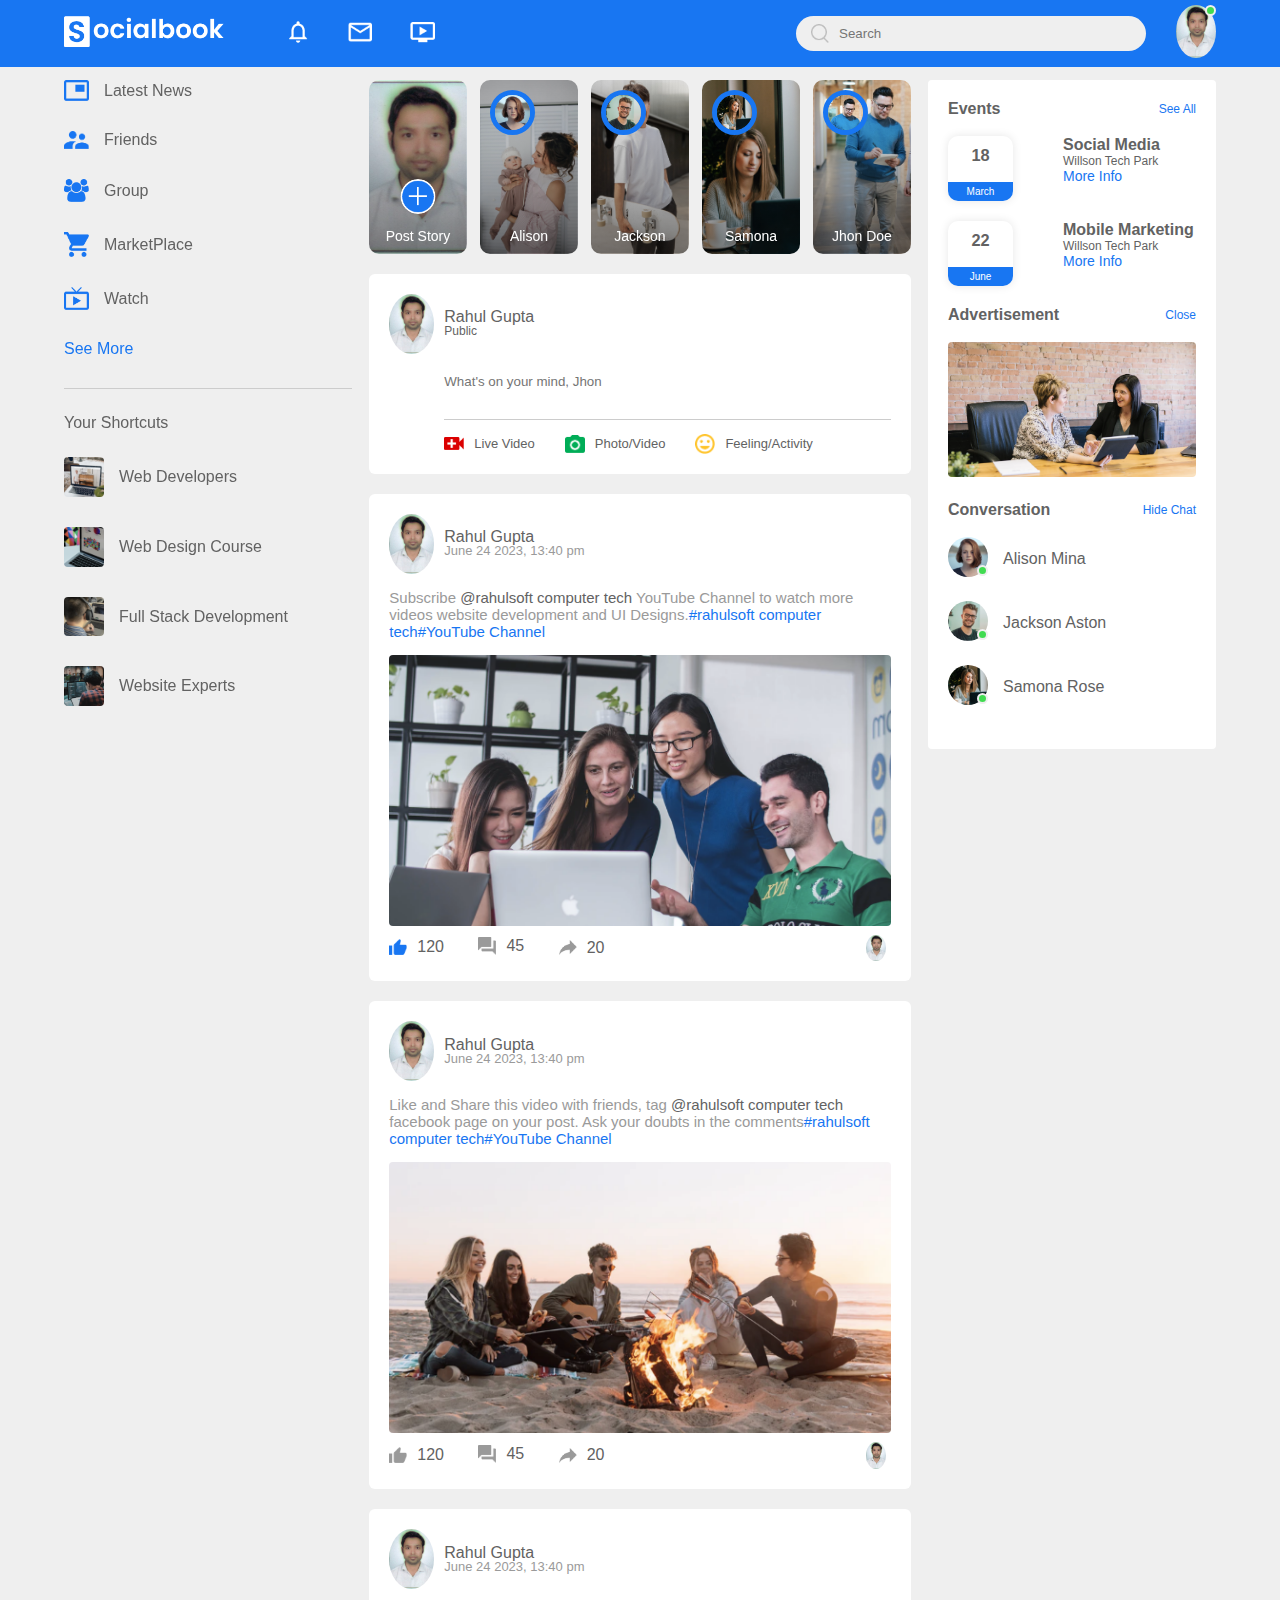
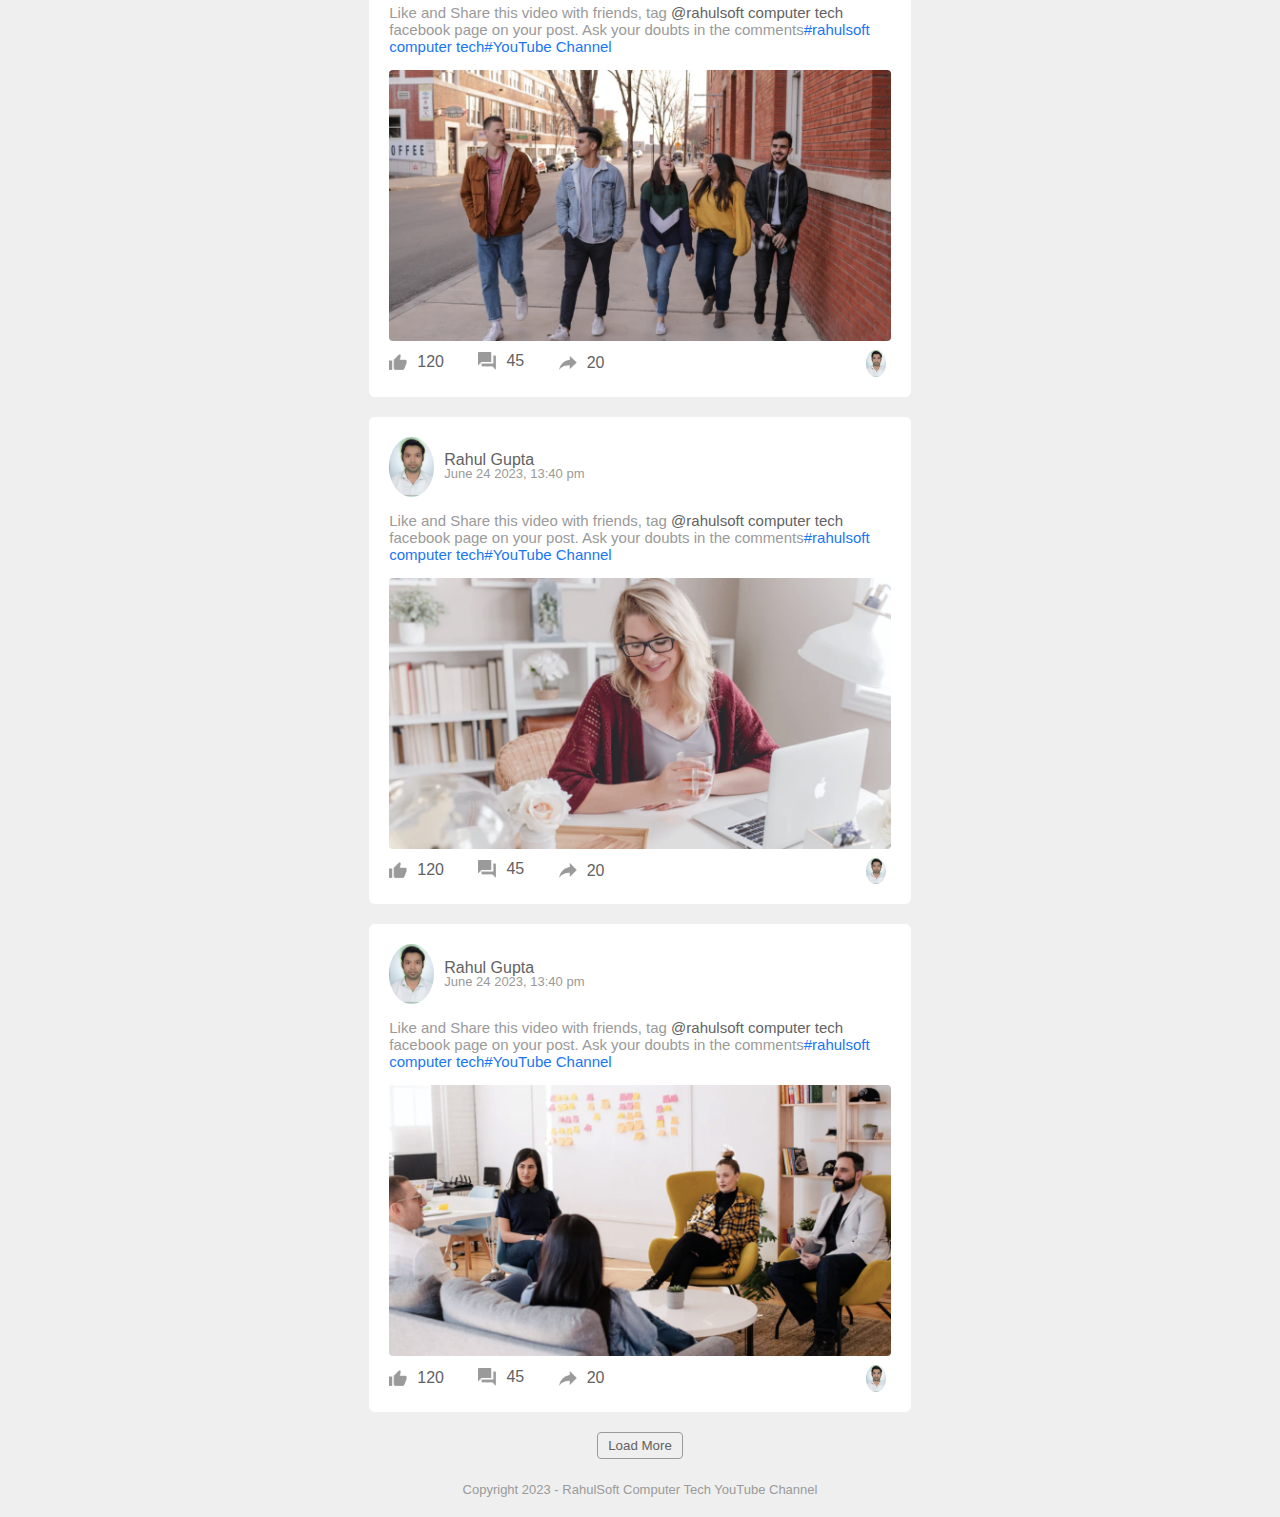
<file: index.html>
<!DOCTYPE html>
<html lang="en">
<head>
    <meta charset="UTF-8">
    <meta name="viewport" content="width=device-width, initial-scale=1.0">
    <title>Social Network - By RSOFT TECH</title>
    <link rel="stylesheet" href="style.css">
    <link rel="stylesheet" href="https://cdnjs.cloudflare.com/ajax/libs/font-awesome/6.5.1/css/all.min.css" integrity="sha512-DTOQO9RWCH3ppGqcWaEA1BIZOC6xxalwEsw9c2QQeAIftl+Vegovlnee1c9QX4TctnWMn13TZye+giMm8e2LwA==" crossorigin="anonymous" referrerpolicy="no-referrer" />
</head>
<body>
    <nav>
        <div class="nav-left">
            <a href="index.html">
             <img src="images/logo.png" class="logo">
           </a>
            <ul>
                <li><img src="images/notification.png"></li>
                <li><img src="images/inbox.png"></li>
                <li><img src="images/video.png"></li>
            </ul>
        </div>
        <div class="nav-right">
            <div class="search-box">
                <img src="images/search.png">
                <input type="text" placeholder="Search">
            </div>
            <div class="nav-user-icon online" onclick="settingsMenuToggle()">
                <img src="images/rg.jpg">
            </div>
        </div>
        <!-- settings menu --> 
        <div class="settings-menu">

            <div id="dark-btn">
                <span></span>
            </div>

            <div class="settings-menu-inner">
                <div class="user-profile">
                    <img src="images/rg.jpg">
                    <div>
                        <p>Rahul Gupta</p>
                        <a href="profile.html">See your profile</a>
                    </div>
                </div>
                <hr>
                <div class="user-profile">
                    <img src="images/feedback.png">
                    <div>
                        <p>Give Feedback</p>
                        <a href="#">Help us to improve the new design</a>
                    </div>
                </div>
                <hr>

                <div class="settings-links">
                    <img src="images/setting.png" class="settings-icon">
                    <a href="#">Settings & Privacy <img src="images/arrow.png" width="10px"></a>
                </div>
                <div class="settings-links">
                    <img src="images/help.png" class="settings-icon">
                    <a href="#">Helps & Support <img src="images/arrow.png" width="10px"></a>
                </div>
                <div class="settings-links">
                    <img src="images/display.png" class="settings-icon">
                    <a href="#">Display & Accessibility <img src="images/arrow.png" width="10px"></a>
                </div>
                <div class="settings-links">
                    <img src="images/logout.png" class="settings-icon">
                    <a href="#"> Logout <img src="images/arrow.png" width="10px"></a>
                </div>

            </div>
           
        </div>
    </nav>

    <div class="container">
        <!-- left sidebar -->
        <div class="left-sidebar">
            <div class="imp-links">
                <a href=""><img src="images/news.png">Latest News</a>
                <a href=""><img src="images/friends.png">Friends</a>
                <a href=""><img src="images/group.png">Group</a>
                <a href=""><img src="images/marketplace.png">MarketPlace</a>
                <a href=""><img src="images/watch.png">Watch</a>
                <a href="#">See More</a>
            </div>
            <div class="shortcut-links">
                <p>Your Shortcuts</p>
                <a href="#"><img src="images/shortcut-1.png">Web Developers</a>
                <a href="#"><img src="images/shortcut-2.png">Web Design Course</a>
                <a href="#"><img src="images/shortcut-3.png">Full Stack Development</a>
                <a href="#"><img src="images/shortcut-4.png">Website Experts</a>
            </div>
        </div>
        <!-- main sidebar -->
        <div class="main-content">
            <div class="story-gallery">
                <div class="story story1">
                    <img src="images/upload.png">
                    <p>Post Story</p>
                </div>
                <div class="story story2">
                    <img src="images/member-1.png">
                    <p>Alison</p>
                </div>
                <div class="story story3">
                    <img src="images/member-2.png">
                    <p>Jackson</p>
                </div>
                <div class="story story4">
                    <img src="images/member-3.png">
                    <p>Samona</p>
                </div>
                
                <div class="story story5">
                    <img src="images/member-4.png">
                    <p>Jhon Doe</p>
                </div>
            </div>


            <div class="write-post-container">
                <div class="user-profile">
                    <img src="images/rg.jpg">
                    <div>
                        <p>Rahul Gupta</p>
                        <small>Public <i class="fa fa-caret-down"></i></small>
                    </div>
                </div>
                <div class="post-input-container">
                    <textarea  rows="3" placeholder="What's on your mind, Jhon"></textarea>
                    <div class="add-post-links">
                        <a href=""><img src="images/live-video.png">Live Video</a>
                        <a href=""><img src="images/photo.png">Photo/Video</a>
                        <a href=""><img src="images/feeling.png">Feeling/Activity</a>
                    </div>
                </div>
            </div>

            <div class="post-container">
                <div class="post-row">
                    <div class="user-profile">
                        <img src="images/rg.jpg">
                        <div>
                            <p>Rahul Gupta</p>
                            <span>June 24 2023, 13:40 pm</span>
                        </div>
                    </div>
                    <a href="#"><i class="fa fa-ellipsis-v"></i></a>
                </div>
                
                <p class="post-text">Subscribe <span>@rahulsoft computer tech</span> YouTube Channel to watch more videos website development and UI Designs.<a href="#">#rahulsoft computer tech</a><a href="#">#YouTube Channel</a></p>
                <img src="images/feed-image-1.png" class="post-img">

                <div class="post-row">
                    <div class="activity-icons">
                        <div><img src="images/like-blue.png">120</div>
                        <div><img src="images/comments.png">45</div>
                        <div><img src="images/share.png">20</div>
                       
                    </div>
                    <div class="post-profile-icon">
                        <img src="images/rg.jpg"><i class="fa fa-caret-down"></i>
                    </div>
                </div>
            </div>

            <div class="post-container">
                <div class="post-row">
                    <div class="user-profile">
                        <img src="images/rg.jpg">
                        <div>
                            <p>Rahul Gupta</p>
                            <span>June 24 2023, 13:40 pm</span>
                        </div>
                    </div>
                    <a href="#"><i class="fa fa-ellipsis-v"></i></a>
                </div>
                
                <p class="post-text">Like and Share this video with friends, tag<span> @rahulsoft computer tech</span> facebook page on your post. Ask your doubts in the comments<a href="#">#rahulsoft computer tech</a><a href="#">#YouTube Channel</a></p>
                <img src="images/feed-image-2.png" class="post-img">

                <div class="post-row">
                    <div class="activity-icons">
                        <div><img src="images/like.png">120</div>
                        <div><img src="images/comments.png">45</div>
                        <div><img src="images/share.png">20</div>
                       
                    </div>
                    <div class="post-profile-icon">
                        <img src="images/rg.jpg"><i class="fa fa-caret-down"></i>
                    </div>
                </div>
            </div>
            <div class="post-container">
                <div class="post-row">
                    <div class="user-profile">
                        <img src="images/rg.jpg">
                        <div>
                            <p>Rahul Gupta</p>
                            <span>June 24 2023, 13:40 pm</span>
                        </div>
                    </div>
                    <a href="#"><i class="fa fa-ellipsis-v"></i></a>
                </div>
                
                <p class="post-text">Like and Share this video with friends, tag<span> @rahulsoft computer tech</span> facebook page on your post. Ask your doubts in the comments<a href="#">#rahulsoft computer tech</a><a href="#">#YouTube Channel</a></p>
                <img src="images/feed-image-3.png" class="post-img">

                <div class="post-row">
                    <div class="activity-icons">
                        <div><img src="images/like.png">120</div>
                        <div><img src="images/comments.png">45</div>
                        <div><img src="images/share.png">20</div>
                       
                    </div>
                    <div class="post-profile-icon">
                        <img src="images/rg.jpg"><i class="fa fa-caret-down"></i>
                    </div>
                </div>
            </div>
            <div class="post-container">
                <div class="post-row">
                    <div class="user-profile">
                        <img src="images/rg.jpg">
                        <div>
                            <p>Rahul Gupta</p>
                            <span>June 24 2023, 13:40 pm</span>
                        </div>
                    </div>
                    <a href="#"><i class="fa fa-ellipsis-v"></i></a>
                </div>
                
                <p class="post-text">Like and Share this video with friends, tag<span> @rahulsoft computer tech</span> facebook page on your post. Ask your doubts in the comments<a href="#">#rahulsoft computer tech</a><a href="#">#YouTube Channel</a></p>
                <img src="images/feed-image-4.png" class="post-img">

                <div class="post-row">
                    <div class="activity-icons">
                        <div><img src="images/like.png">120</div>
                        <div><img src="images/comments.png">45</div>
                        <div><img src="images/share.png">20</div>
                       
                    </div>
                    <div class="post-profile-icon">
                        <img src="images/rg.jpg"><i class="fa fa-caret-down"></i>
                    </div>
                </div>
            </div>
            <div class="post-container">
                <div class="post-row">
                    <div class="user-profile">
                        <img src="images/rg.jpg">
                        <div>
                            <p>Rahul Gupta</p>
                            <span>June 24 2023, 13:40 pm</span>
                        </div>
                    </div>
                    <a href="#"><i class="fa fa-ellipsis-v"></i></a>
                </div>
                
                <p class="post-text">Like and Share this video with friends, tag<span> @rahulsoft computer tech</span> facebook page on your post. Ask your doubts in the comments<a href="#">#rahulsoft computer tech</a><a href="#">#YouTube Channel</a></p>
                <img src="images/feed-image-5.png" class="post-img">

                <div class="post-row">
                    <div class="activity-icons">
                        <div><img src="images/like.png">120</div>
                        <div><img src="images/comments.png">45</div>
                        <div><img src="images/share.png">20</div>
                       
                    </div>
                    <div class="post-profile-icon">
                        <img src="images/rg.jpg"><i class="fa fa-caret-down"></i>
                    </div>
                </div>
            </div>

                <button type="button" class="load-more-btn">Load More</button>

        </div>
        <!-- right sidebar -->
        <div class="right-sidebar">
            <div class="sidebar-title">
                <h4>Events</h4>
                <a href="#">See All</a>
            </div>
            <div class="event">
                <div class="left-event">
                    <h3>18</h3>
                    <span>March</span>
                </div>
                <div class="right-event">
                    <h4>Social Media</h4>
                    <p><i class="fas fa-map-marker-alt"></i>Willson Tech Park</p>
                    <a href="#">More Info</a>
                </div>
            </div>
            <div class="event">
                <div class="left-event">
                    <h3>22</h3>
                    <span>June</span>
                </div>
                <div class="right-event">
                    <h4>Mobile Marketing</h4>
                    <p><i class="fas fa-map-marker-alt"></i>Willson Tech Park</p>
                    <a href="#">More Info</a>
                </div>
                
            </div>
            <div class="sidebar-title">
                <h4>Advertisement</h4> 
                <a href="#">Close</a>
            </div>
            <img src="images/advertisement.png" class="sidebar-ads">

            <div class="sidebar-title">
                <h4>Conversation</h4> 
                <a href="#">Hide Chat</a>
            </div>

            <div class="online-list">
                <div class="online">
                <img src="images/member-1.png">
                </div>
                <p>Alison Mina</p>
               
            </div>
            <div class="online-list">
                <div class="online">
                <img src="images/member-2.png">
                </div>
                <p>Jackson Aston</p>
              
            </div>
            <div class="online-list">
                <div class="online">
                <img src="images/member-3.png">
                </div>
                <p>Samona Rose</p>
               
            </div>
        </div> 
    </div>

    <div class="footer">
        <p>Copyright 2023 - RahulSoft Computer Tech YouTube Channel</p>
    </div>
    <script src="script.js"></script>
</body>
</html>
</file>
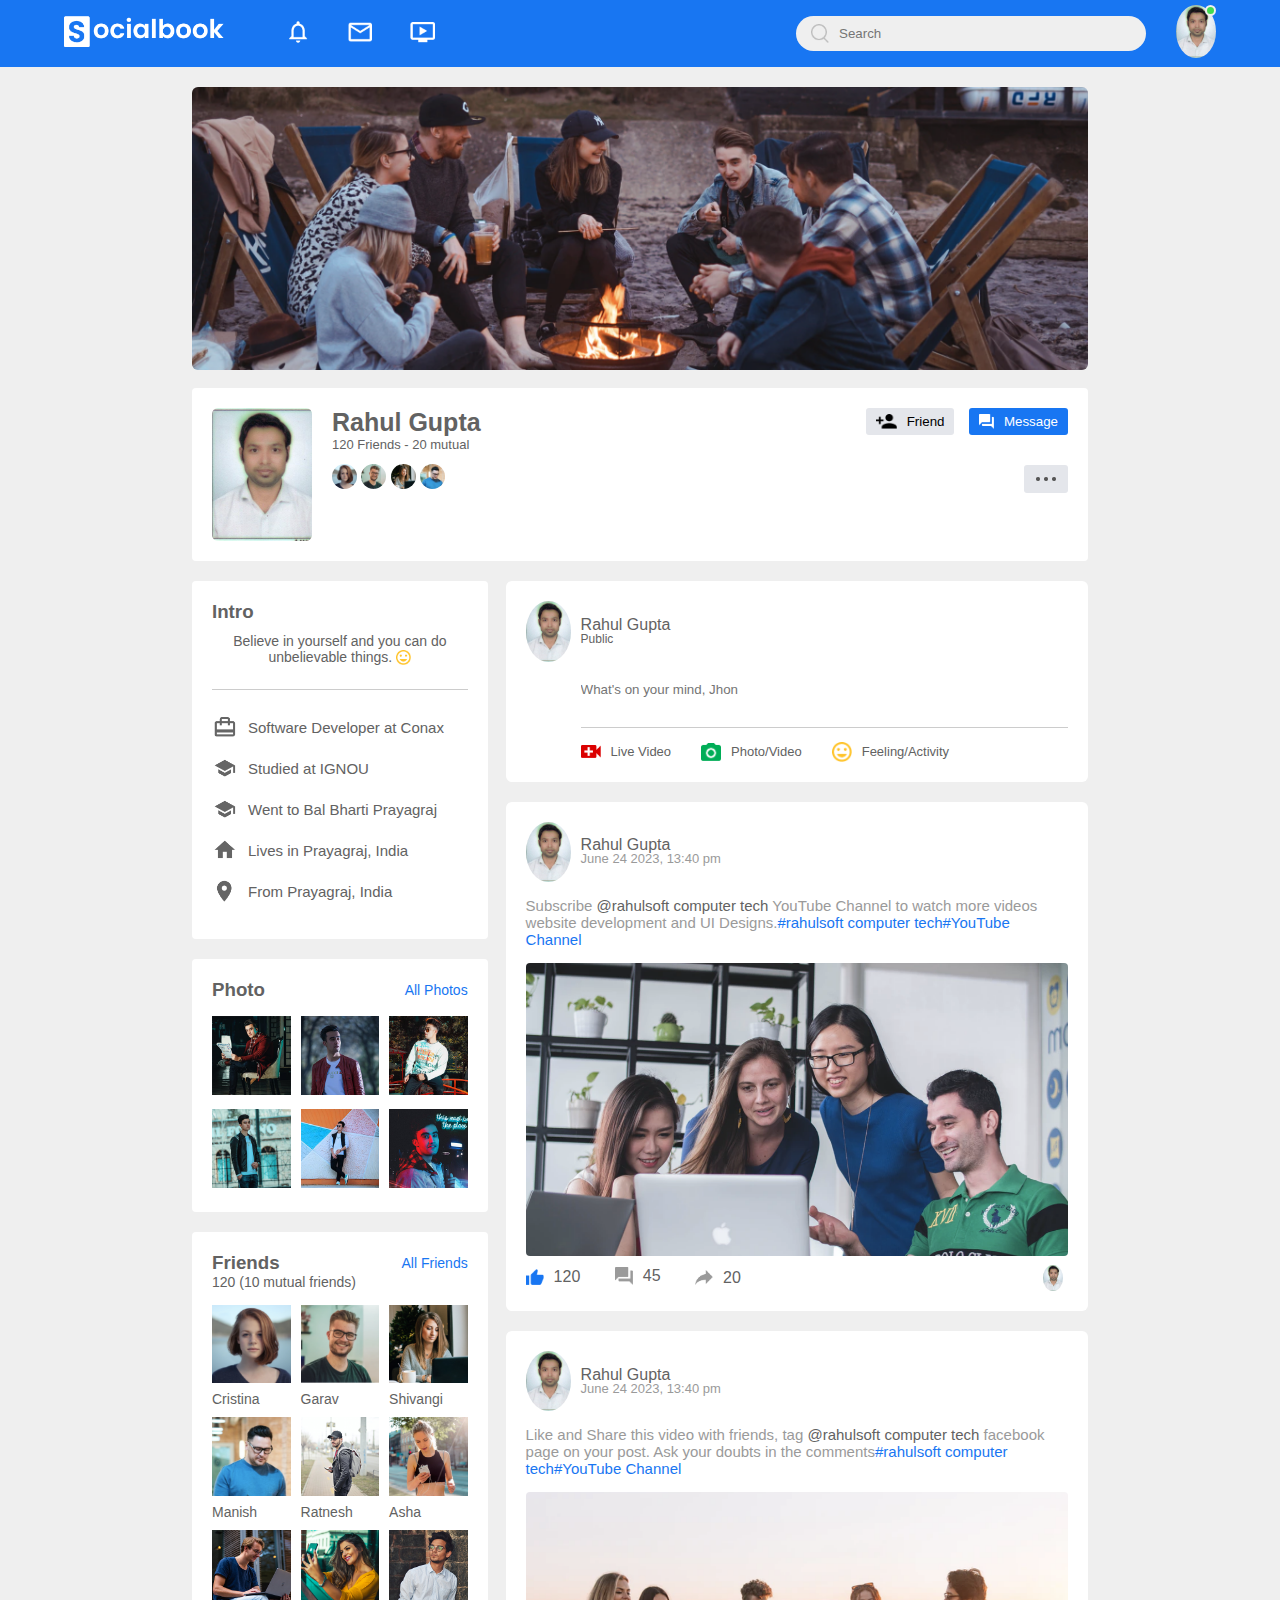
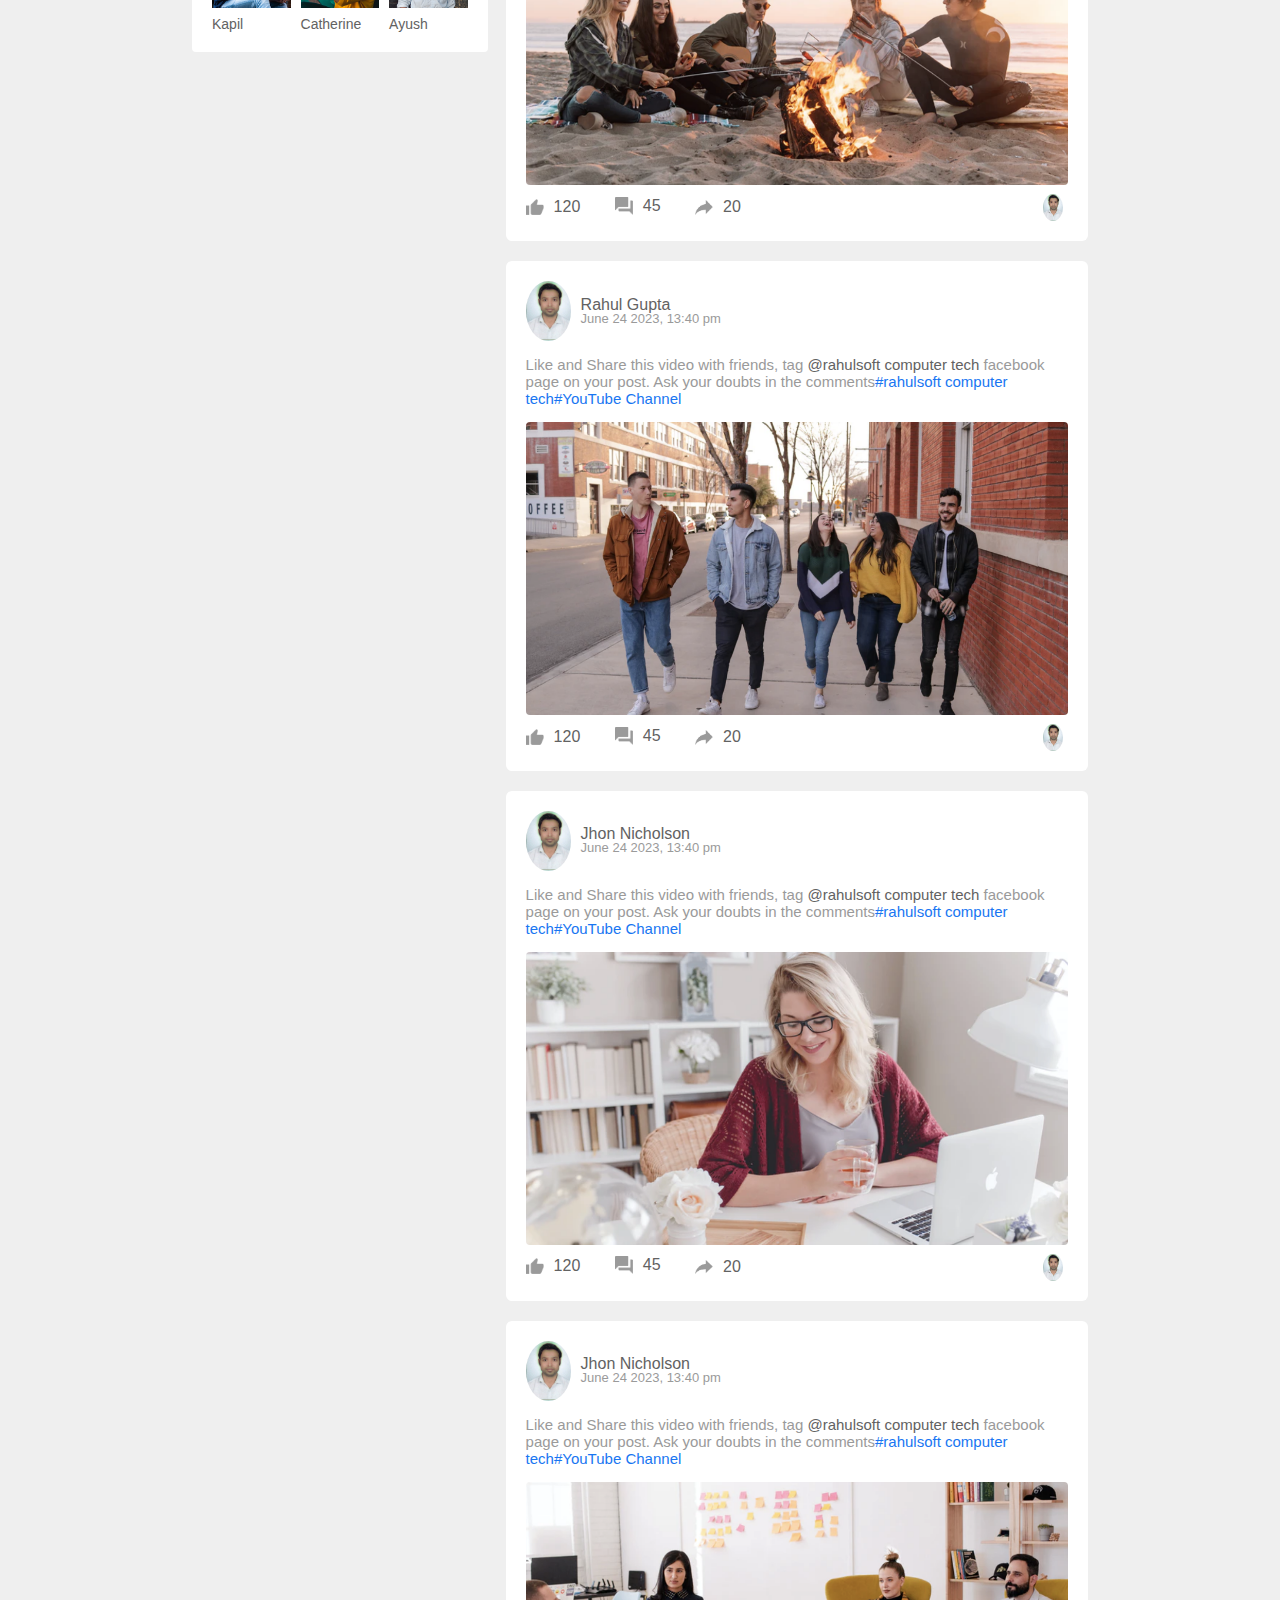
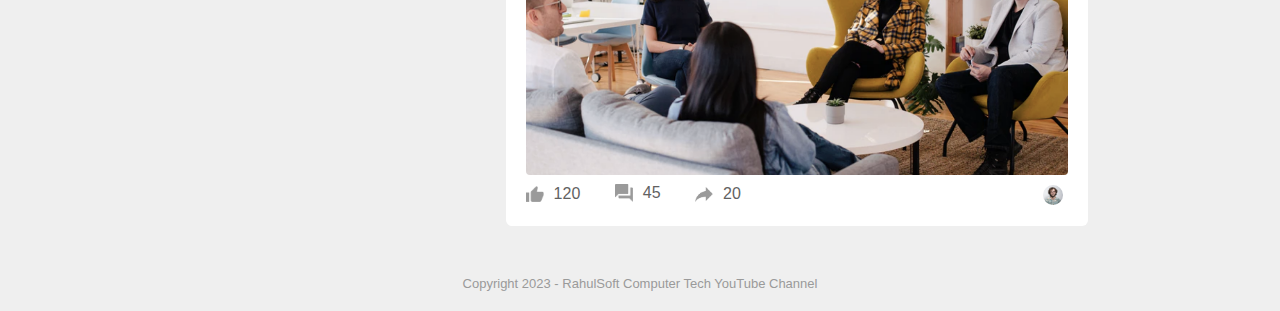
<file: profile.html>
<!DOCTYPE html>
<html lang="en">
<head>
    <meta charset="UTF-8">
    <meta name="viewport" content="width=device-width, initial-scale=1.0">
    <title>Profile page SocialBook - By RSOFT TECH</title>
    <link rel="stylesheet" href="style.css">
    <link rel="stylesheet" href="https://cdnjs.cloudflare.com/ajax/libs/font-awesome/6.5.1/css/all.min.css" integrity="sha512-DTOQO9RWCH3ppGqcWaEA1BIZOC6xxalwEsw9c2QQeAIftl+Vegovlnee1c9QX4TctnWMn13TZye+giMm8e2LwA==" crossorigin="anonymous" referrerpolicy="no-referrer" />
</head>
<body>
    <nav>
        <div class="nav-left">
            <a href="index.html">
              <img src="images/logo2.png" class="logo">
            </a>
            <ul>
                <li><img src="images/notification.png"></li>
                <li><img src="images/inbox.png"></li>
                <li><img src="images/video.png"></li>
            </ul>
        </div>
        <div class="nav-right">
            <div class="search-box">
                <img src="images/search.png">
                <input type="text" placeholder="Search">
            </div>
            <div class="nav-user-icon online" onclick="settingsMenuToggle()">
                <img src="images/rg.jpg">
            </div>
        </div>
        <!-- settings menu --> 
        <div class="settings-menu">

            <div id="dark-btn">
                <span></span>
            </div>

            <div class="settings-menu-inner">
                <div class="user-profile">
                    <img src="images/rg.jpg">
                    <div>
                        <p>Rahul Gupta</p>
                        <a href="profile.html">See your profile</a>
                    </div>
                </div>
                <hr>
                <div class="user-profile">
                    <img src="images/feedback.png">
                    <div>
                        <p>Give Feedback</p>
                        <a href="#">Help us to improve the new design</a>
                    </div>
                </div>
                <hr>

                <div class="settings-links">
                    <img src="images/setting.png" class="settings-icon">
                    <a href="#">Settings & Privacy <img src="images/arrow.png" width="10px"></a>
                </div>
                <div class="settings-links">
                    <img src="images/help.png" class="settings-icon">
                    <a href="#">Helps & Support <img src="images/arrow.png" width="10px"></a>
                </div>
                <div class="settings-links">
                    <img src="images/display.png" class="settings-icon">
                    <a href="#">Display & Accessibility <img src="images/arrow.png" width="10px"></a>
                </div>
                <div class="settings-links">
                    <img src="images/logout.png" class="settings-icon">
                    <a href="#"> Logout <img src="images/arrow.png" width="10px"></a>
                </div>

            </div>
           
        </div>
    </nav>

    <!-- profile page -->

    <div class="profile-container">
        <img src="images/cover.png" class="cover-img">
        <div class="profile-details">
            <div class="pd-left">
                <div class="pd-row">
                    <img src="images/rg.jpg" class="pd-image">
                    <div>
                        <h3>Rahul Gupta</h3>
                        <p>120 Friends - 20 mutual</p>
                        <img src="images/member-1.png">
                        <img src="images/member-2.png">
                        <img src="images/member-3.png">
                        <img src="images/member-4.png">
                    </div>
                </div>
            </div>
            <div class="pd-right">
                <button><img src="images/add-friends.png">Friend</button>
                <button><img src="images/message.png">Message</button>
                <br>
                <a href=""><img src="images/more.png"></a>
            </div>
        </div>

   <div class="profile-info">
       <div class="info-col">
       
        <div class="profile-intro">
            <h3>Intro</h3>
            <p class="intro-text">Believe in yourself and you can do unbelievable things. <img src="images/feeling.png"></p>
            <hr>
 
            <ul>
                <li><img src="images/profile-job.png"> Software Developer at Conax </li>
                <li><img src="images/profile-study.png"> Studied at IGNOU</li>
                <li><img src="images/profile-study.png">  Went to Bal Bharti Prayagraj</li>
                <li><img src="images/profile-home.png">  Lives in Prayagraj, India</li>
                <li><img src="images/profile-location.png">   From Prayagraj, India</li>
            </ul>
        </div>
          
          <div class="profile-intro">
            <div class="title-box">
                <h3>Photo</h3>
             <a href="#">All Photos</a>
            </div>
             
             <div class="photo-box">
                <div><img src="images/photo1.png"></div>
                <div><img src="images/photo2.png"></div>
                <div><img src="images/photo3.png"></div>
                <div><img src="images/photo4.png"></div>
                <div><img src="images/photo5.png"></div>
                <div><img src="images/photo6.png"></div>
             </div>
          </div>

          <div class="profile-intro">
            <div class="title-box">
                <h3>Friends</h3>
             <a href="#">All Friends</a>
            </div>
             <p>120 (10 mutual friends)</p>
             <div class="friends-box">
                <div><img src="images/member-1.png"><p>Cristina</p></div>
                <div><img src="images/member-2.png"><p>Garav</p></div>
                <div><img src="images/member-3.png"><p>Shivangi</p></div>
                <div><img src="images/member-4.png"><p>Manish</p></div>
                <div><img src="images/member-5.png"><p>Ratnesh</p></div>
                <div><img src="images/member-6.png"><p>Asha</p></div>
                <div><img src="images/member-7.png"><p>Kapil</p></div>
                <div><img src="images/member-8.png"><p>Catherine</p></div>
                <div><img src="images/member-9.png"><p>Ayush</p></div>
                
             </div>
          </div>

       </div>
       <div class="post-col">
        <div class="write-post-container">
            <div class="user-profile">
                <img src="images/rg.jpg">
                <div>
                    <p>Rahul Gupta</p>
                    <small>Public <i class="fa fa-caret-down"></i></small>
                </div>
            </div>
            <div class="post-input-container">
                <textarea  rows="3" placeholder="What's on your mind, Jhon"></textarea>
                <div class="add-post-links">
                    <a href=""><img src="images/live-video.png">Live Video</a>
                    <a href=""><img src="images/photo.png">Photo/Video</a>
                    <a href=""><img src="images/feeling.png">Feeling/Activity</a>
                </div>
            </div>
        </div>
        <div class="post-container">
            <div class="post-row">
                <div class="user-profile">
                    <img src="images/rg.jpg">
                    <div>
                        <p>Rahul Gupta</p>
                        <span>June 24 2023, 13:40 pm</span>
                    </div>
                </div>
                <a href="#"><i class="fa fa-ellipsis-v"></i></a>
            </div>
            
            <p class="post-text">Subscribe <span>@rahulsoft computer tech</span> YouTube Channel to watch more videos website development and UI Designs.<a href="#">#rahulsoft computer tech</a><a href="#">#YouTube Channel</a></p>
            <img src="images/feed-image-1.png" class="post-img">

            <div class="post-row">
                <div class="activity-icons">
                    <div><img src="images/like-blue.png">120</div>
                    <div><img src="images/comments.png">45</div>
                    <div><img src="images/share.png">20</div>
                   
                </div>
                <div class="post-profile-icon">
                    <img src="images/rg.jpg"><i class="fa fa-caret-down"></i>
                </div>
            </div>
        </div>

        <div class="post-container">
            <div class="post-row">
                <div class="user-profile">
                    <img src="images/rg.jpg">
                    <div>
                        <p>Rahul Gupta</p>
                        <span>June 24 2023, 13:40 pm</span>
                    </div>
                </div>
                <a href="#"><i class="fa fa-ellipsis-v"></i></a>
            </div>
            
            <p class="post-text">Like and Share this video with friends, tag<span> @rahulsoft computer tech</span> facebook page on your post. Ask your doubts in the comments<a href="#">#rahulsoft computer tech</a><a href="#">#YouTube Channel</a></p>
            <img src="images/feed-image-2.png" class="post-img">

            <div class="post-row">
                <div class="activity-icons">
                    <div><img src="images/like.png">120</div>
                    <div><img src="images/comments.png">45</div>
                    <div><img src="images/share.png">20</div>
                   
                </div>
                <div class="post-profile-icon">
                    <img src="images/rg.jpg"><i class="fa fa-caret-down"></i>
                </div>
            </div>
        </div>
        <div class="post-container">
            <div class="post-row">
                <div class="user-profile">
                    <img src="images/rg.jpg">
                    <div>
                        <p>Rahul Gupta</p>
                        <span>June 24 2023, 13:40 pm</span>
                    </div>
                </div>
                <a href="#"><i class="fa fa-ellipsis-v"></i></a>
            </div>
            
            <p class="post-text">Like and Share this video with friends, tag<span> @rahulsoft computer tech</span> facebook page on your post. Ask your doubts in the comments<a href="#">#rahulsoft computer tech</a><a href="#">#YouTube Channel</a></p>
            <img src="images/feed-image-3.png" class="post-img">

            <div class="post-row">
                <div class="activity-icons">
                    <div><img src="images/like.png">120</div>
                    <div><img src="images/comments.png">45</div>
                    <div><img src="images/share.png">20</div>
                   
                </div>
                <div class="post-profile-icon">
                    <img src="images/rg.jpg"><i class="fa fa-caret-down"></i>
                </div>
            </div>
        </div>
        <div class="post-container">
            <div class="post-row">
                <div class="user-profile">
                    <img src="images/rg.jpg">
                    <div>
                        <p>Jhon Nicholson</p>
                        <span>June 24 2023, 13:40 pm</span>
                    </div>
                </div>
                <a href="#"><i class="fa fa-ellipsis-v"></i></a>
            </div>
            
            <p class="post-text">Like and Share this video with friends, tag<span> @rahulsoft computer tech</span> facebook page on your post. Ask your doubts in the comments<a href="#">#rahulsoft computer tech</a><a href="#">#YouTube Channel</a></p>
            <img src="images/feed-image-4.png" class="post-img">

            <div class="post-row">
                <div class="activity-icons">
                    <div><img src="images/like.png">120</div>
                    <div><img src="images/comments.png">45</div>
                    <div><img src="images/share.png">20</div>
                   
                </div>
                <div class="post-profile-icon">
                    <img src="images/rg.jpg"><i class="fa fa-caret-down"></i>
                </div>
            </div>
        </div>
        <div class="post-container">
            <div class="post-row">
                <div class="user-profile">
                    <img src="images/rg.jpg">
                    <div>
                        <p>Jhon Nicholson</p>
                        <span>June 24 2023, 13:40 pm</span>
                    </div>
                </div>
                <a href="#"><i class="fa fa-ellipsis-v"></i></a>
            </div>
            
            <p class="post-text">Like and Share this video with friends, tag<span> @rahulsoft computer tech</span> facebook page on your post. Ask your doubts in the comments<a href="#">#rahulsoft computer tech</a><a href="#">#YouTube Channel</a></p>
            <img src="images/feed-image-5.png" class="post-img">

            <div class="post-row">
                <div class="activity-icons">
                    <div><img src="images/like.png">120</div>
                    <div><img src="images/comments.png">45</div>
                    <div><img src="images/share.png">20</div>
                   
                </div>
                <div class="post-profile-icon">
                    <img src="images/profile-pic.png"><i class="fa fa-caret-down"></i>
                </div>
            </div>
        </div>
       </div>
   </div>

    </div>
    
    <div class="footer">
        <p>Copyright 2023 - RahulSoft Computer Tech YouTube Channel</p>
    </div>
    <script src="script.js"></script>
</body>
</html>
</file>
<file: style.css>
*{
    margin: 0;
    padding: 0;
    font-family: 'Poppins',sans-serif;
    box-sizing: border-box;
}

:root{
    --body-color:#efefef;
    --nav-color:#1876f2;
    --bg-color:#fff;
}

.dark-theme{
    --body-color:#0a0a0a;
    --nav-color:#000;
    --bg-color:#000;
}


body{
    background: var(--body-color);
    transition: background 0.3s;
    --nav-color:#1876f2;
    --bg-color:#fff;
}

nav{
    display: flex;
    align-items: center;
    justify-content: space-between;
    background: var(--nav-color);
    background: #1876f2;
    padding: 5px 5%;
    position: sticky;
    top: 0;
    z-index: 100;
}

.logo{
    width: 160px;
    margin-right: 45px;
}

.nav-left,.nav-right{
    display: flex;
    align-items: center;
}

.nav-left ul li{
    list-style: none;
    display: inline-block;
}

.nav-left ul li img{
    width: 28px;
    margin: 0 15px;
}
.nav-user-icon img{
    width: 40px;
    border-radius: 50%;
    cursor: pointer;
}

.nav-user-icon{
    margin-left: 30px;
}

.search-box{
    background: #efefef;
    width: 350px;
    border-radius: 20px;
    display: flex;
    align-items: center;
    padding: 0 15px;
}

.search-box img{
    width: 18px;
}

.search-box input{
    width: 100%;
    background: transparent;
    padding: 10px;
    outline: none;
    border: 0 ;
}

.online{
    position: relative;
}

.online::after{
    content: '';
    width: 7px;
    height: 7px;
    border: 2px solid #efefef;
    border-radius: 50%;
    background: #41db51;
    position: absolute;
    top: 0;
    right: 0;
}

.container{
    display: flex;
    justify-content: space-between;
    padding: 13px 5%;
}

.left-sidebar{
    /* background: #cbdffa; */
    flex-basis: 25%;
    position: sticky;
    top: 70px;
    align-self: flex-start;
    
}

.right-sidebar{
    background:var(--bg-color);
    flex-basis: 25%;
    position: sticky;
    top: 70px;
    align-self: flex-start;
    padding: 20px;
    border-radius: 4px;
    color: #626262;
   
}

.main-content{
    flex-basis: 47%;
}

.imp-links a, .shortcut-links a{
    text-decoration: none;
    display: flex;
    align-items: center;
    margin-bottom: 30px;
    color: #626262;
    width: fit-content;
}

.imp-links a img{
    width: 25px;
    margin-right: 15px;
}

.imp-links a:last-child{
    color: #1876f2;
}

.imp-links{
    border-bottom: 1px solid #ccc;
}

.shortcut-links a img{
    width: 40px;
    border-radius: 4px;
    margin-right: 15px;
}

.shortcut-links p{
    margin: 25px 0;
    color: #626262;
    font-weight: 500;
}

.sidebar-title{
    display: flex;
    align-items: center;
    justify-content: space-between;
    margin-bottom: 18px;
}

.right-sidebar h4{
    font-weight: 600;
    font-size: 16px;
}

.sidebar-title a{
    text-decoration: none;
    color: #1876f2;
    font-size: 12px;
}

.event{
    display: flex;
    font-size: 14px;
    margin-bottom: 20px;
}

.left-event{
    border-radius: 10px;
    height: 65px;
    width: 65px;
    margin-right: 50px;
    padding-top: 10px;
    text-align: center;
    position: relative;
    overflow: hidden;
    box-shadow: 0 0 10px rgba(0, 0, 0, 0.1);
}

.event p{
    font-size: 12px;
}

.event a {
    text-decoration: none;
    color: #1876f2;
}

.left-event span{
    position: absolute;
    bottom: 0;
    left: 0;
    width: 100%;
    background: #1876f2;
    color: #fff;
    font-size: 10px;
    padding: 4px 0;
}

.sidebar-ads{
    width: 100%;
    margin-bottom: 20px;
    border-radius: 4px;
}

.online-list{
    display: flex;
    align-items: center;
    margin-bottom: 20px;
}

.online-list .online img{
    width: 40px;
    border-radius: 50%;
}

.online-list .online{
    width: 40px;
    border-radius: 50%;
    margin-right: 15px;
}

.online-list .online::after{
    top: unset;
    bottom: 5px;
}

.story-gallery{
    display: flex;
    justify-content: space-between;
    margin-bottom: 20px;
}

.story{
    flex-basis: 18%;
    padding-top: 32%;
    position: relative;
    
    background-position: center;
    background-size: cover;
    border-radius: 10px;
}

.story img{
    position: absolute;
    width: 45px;
    border-radius: 50%;
    top: 10px;
    left: 10px;
    border: 5px solid #1876f2;
}

.story p{
    position: absolute;
    bottom: 10px;
    width: 100%;
    text-align: center;
    color: #fff;
    font-size: 14px;
}

.story1{
    background-image: linear-gradient(transparent, rgba(0,0,0,0.5)),url(images/rg.jpg);
}

.story2{
    background-image: linear-gradient(transparent, rgba(0,0,0,0.5)),url(images/status-2.png);
}

.story3{
    background-image: linear-gradient(transparent, rgba(0,0,0,0.5)),url(images/status-3.png);
}

.story4{
    background-image: linear-gradient(transparent, rgba(0,0,0,0.5)),url(images/status-4.png);
}

.story5{
    background-image: linear-gradient(transparent, rgba(0,0,0,0.5)),url(images/status-5.png);
}

.story.story1 img{
    top: unset;
    left: 50%;
    bottom: 40px;
    transform: translateX(-50%);
    border: 0;
    width: 35px;
}

.write-post-container{
    width: 100%;
    background: var(--bg-color); 
    border-radius: 6px;
    padding: 20px;
    color: #626262;
}

.user-profile{
    display: flex;
    align-items: center;
}

.user-profile img{
    width: 45px;
    border-radius: 50%;
    margin-right: 10px;
}

.user-profile p{
    margin-bottom: -5px;
    font-weight: 500;
    color: #626262;
}

.user-profile small{
    font-size: 12px;
}

.post-input-container{
    padding-left: 55px;
    padding-top: 20px;
}

.post-input-container textarea{
    width: 100%;
    border: 0;
    outline: 0;
    border-bottom: 1px solid #ccc;
    background: transparent;
    resize: none;
}

 .add-post-links{
    display: flex;
    margin-top: 10px;
 }

 .add-post-links a{
    text-decoration: none;
    display: flex;
    align-items: center;
    color: #626262;
    margin-right: 30px;
    font-size: 13px;
 }

 .add-post-links a img{
    width: 20px;
    margin-right: 10px;
 }

 .post-container{
    width: 100%;
    background: var(--bg-color);
    border-radius: 6px;
    padding: 20px;
    color: #626262;
    margin: 20px 0;
 }

 .user-profile span{
    font-size: 13px;
    color: #9a9a9a;
 }

 .post-text{
    color: #9a9a9a;
    margin: 15px 0;
    font-size: 15px;
 }

 .post-text span{
    color: #626262;
    font-weight: 500;
 }

 .post-text a{
    color: #1876f2;
    text-decoration: none;
 }

 .post-img{
    width: 100%;
    border-radius: 4px;
    margin-bottom: 5px;
 }

 .post-row{
    display: flex;
    align-items: center;
    justify-content: space-between;
 }

 .activity-icons div img{
    width: 18px;
    margin-right: 10px;
 }

 .activity-icons div{
    display: inline-flex;
    align-items: center;
    margin-right: 30px;
 }

 .post-profile-icon{
    display: flex;
    align-items: center;
 }

 .post-profile-icon img{
    width: 20px;
    border-radius: 50%;
    margin-right: 5px;
 }

 .post-row a{
   color: #9a9a9a;
 }

 .load-more-btn{
    display: block;
    margin: auto;
    cursor: pointer;
    padding: 5px 10px;
    border: 1px solid #9a9a9a;
    color: #626262;
    background: transparent;
    border-radius: 4px;
 }

 .footer{
    text-align: center;
    color: #9a9a9a;
    padding: 10px 0 20px;
    font-size: 13px;
 }

 .settings-menu{
    position: absolute;
    width: 90%;
    max-width: 350px;
    /* height: 500px; */
    background: var(--bg-color);
    box-shadow: 0 0 10px rgba(0, 0, 0, 0.4);
    border-radius: 4px;
    overflow: hidden;
    top: 108%;
    right: 5%;
    max-height: 0;
    transition: max-height 0.3s;
 }

 .settings-menu-height{
    max-height: 450px;
 }

 .user-profile a{
    text-decoration: none;
    font-size: 12px;
    color: #1876f2;
 }

 .settings-menu-inner{
    padding: 20px;
 }

 .settings-menu hr{
    border: 0;
    height: 1px;
    background: #9a9a9a;
    margin: 15px 0;
 }

 .settings-links{
    display: flex;
    align-items: center;
    margin: 15px 0;
 }

 .settings-links .settings-icon{
    width: 38px;
    margin-right: 10px;
    border-radius: 50%;
 }

 .settings-links a{
    text-decoration: none;
    display: flex;
    flex: 1;
    align-items: center;
    justify-content: space-between;
    color: #626262;
 }

 #dark-btn{
    position: absolute;
    top: 20px;
    right: 20px;
    background: #ccc;
    width: 45px;
    border-radius: 15px;
    padding: 2px 3px;
    cursor: pointer;
    display: flex;
    transition: padding-left 0.5s, background 0.5s;
 }

 #dark-btn span{
    width: 18px;
    height: 18px;
    background: #fff;
    border-radius: 50%;
    display: inline-block;
 }

 #dark-btn.dark-btn-on{
    padding-left: 23px;
    background: #0a0a0a;
 }

 /* ---profile page--- */

 .profile-container{
    padding: 20px 15%;
    color: #626262;
 }

 .cover-img{
    width: 100%;
    border-radius: 6px;
    margin-bottom: 14px;
 }

 .profile-details{
    background: var(--bg-color);
    padding: 20px;
    border-radius: 4px;
    display: flex;
    align-items: flex-start;
    justify-content: space-between;
 }

 .pd-row{
    display: flex;
    align-items: flex-start;
 }

 .pd-image{
    width: 100px;
    margin-right: 20px;
    border-radius: 6px;
 }

 .pd-row div h3{
    font-size: 25px;
    font-weight: 600;
 }

 .pd-row div p{
    font-size: 13px;
 }

 .pd-row div img{
    width: 25px;
    border-radius: 50%;
    margin-top: 12px;
 }

 .pd-right button{
    background: #1876f2;
    border: 0;
    outline: 0;
    padding: 6px 10px;
    display: inline-flex;
    align-items: center;
    color: #fff;
    border-radius: 3px;
    margin-left: 10px;
    cursor: pointer;
 }

 .pd-right button img{
  height: 15px;
  margin-right: 10px;
 }

 .pd-right button:first-child{
    background: #e4e6eb;
    color: #000;
 }

 .pd-right{
    text-align: right;
 }

 .pd-right a{
    background: #e4e6eb;
    border-radius: 3px;
    padding: 12px;
    display: inline-flex;
    margin-top: 30px;
 }

 .pd-right a img{
    width: 20px;
 }

 .profile-info{
    display: flex;
    align-items: flex-start;
    justify-content: space-between;
    margin-top: 20px;
 }

 .info-col{
    flex-basis: 33%;
 }
 .post-col{
    flex-basis: 65%;
 }

 .profile-intro{
    background: var(--bg-color);
    padding: 20px;
    margin-bottom: 20px;
    border-radius: 4px;
 }

 .profile-intro h3{
    font-weight: 600;
 }

 .intro-text{
    text-align: center;
    margin: 10px 0;
    font-size: 15px;
 }

 .intro-text img{
    width: 15px;
    margin-bottom: -3px;
 }

 .profile-intro hr{
    border: 0;
    height: 1px;
    background: #ccc;
    margin: 24px 0;
 }

 .profile-intro ul li{
    list-style: none;
    font-size: 15px;
    margin: 15px 0;
    display: flex;
    align-items: center;
 }

 .profile-intro ul li img{
     width: 26px;
     margin-right: 10px;
 }

 .title-box{
    display: flex;
    align-items: center;
    justify-content: space-between;
 }

 .title-box a{
    text-decoration: none;
    color: #1876f2;
    font-size: 14px;
 }

 .photo-box{
    display: grid;
    grid-template-columns: repeat(3, auto);
    grid-gap: 10px;
    margin-top: 15px;
 }

 .photo-box div img{
    width: 100%;
    cursor: pointer;
 }

 .profile-intro p{
    font-size: 14px;
 }

 .friends-box{
    display: grid;
    grid-template-columns: repeat(3, auto);
    grid-gap: 10px;
    margin-top: 15px;
 }

 .friends-box div img{
    width: 100%;
    cursor: pointer;
    padding-bottom: 20px;
 }

 .friends-box div{
    position: relative;
 }

 .friends-box p{
    position: absolute;
    bottom: 0;
    left: 0;
 }

 /* --media query for home page---  */

 @media screen and (max-width:900px) {
       .right-sidebar{
         display: none;
       }

       .left-sidebar{
         display: none;
       }

       nav{
         flex-wrap: wrap;
       }
       .search-box{
         display: none;
       }

       .logo{
         width: 110px;
         margin-right: 20px;
       }

       .nav-left ul li img{
         width: 20px;
         margin: 0 8px;
       }

       .nav-user-icon img{
         width: 30px;
       }

       .nav-user-icon{
         margin-left: 0;
       }

       .add-post-links{
         flex-wrap: wrap;
       }

       .main-content{
         flex-basis: 100%;
       }

       .story img{
         width: 20px;
         border-width: 3px;
       }

       .story p{
         font-size: 10px;
       }

       .story.story1 img{
         width: 25px;
         bottom: 30px;
       }

       .add-post-links a{
         margin-right: 12px;
         font-size: 9px;
       }

       .add-post-links a img{
         width: 16px;
         margin-right: 5px;
       }

       .post-input-container{
         padding-left: 0;
       }
       
 }

 /* --- media query for profile page --- */

 @media (max-width: 900px){
   .profile-container{
      padding: 20px 5%;
   }

   .profile-details{
      flex-wrap: wrap;
   }

   .pd-right{
      text-align: left;
      margin-top: 15px;
   }

   .pd-right button{
      margin-left: 0;
      margin-right: 10px;
   }

   .pd-row div h3{
      font-size: 16px;
   }

   .profile-info{
      flex-wrap: wrap;
   }

   .info-col, .post-col{
      flex-basis: 100%;
   }
 }
</file>
